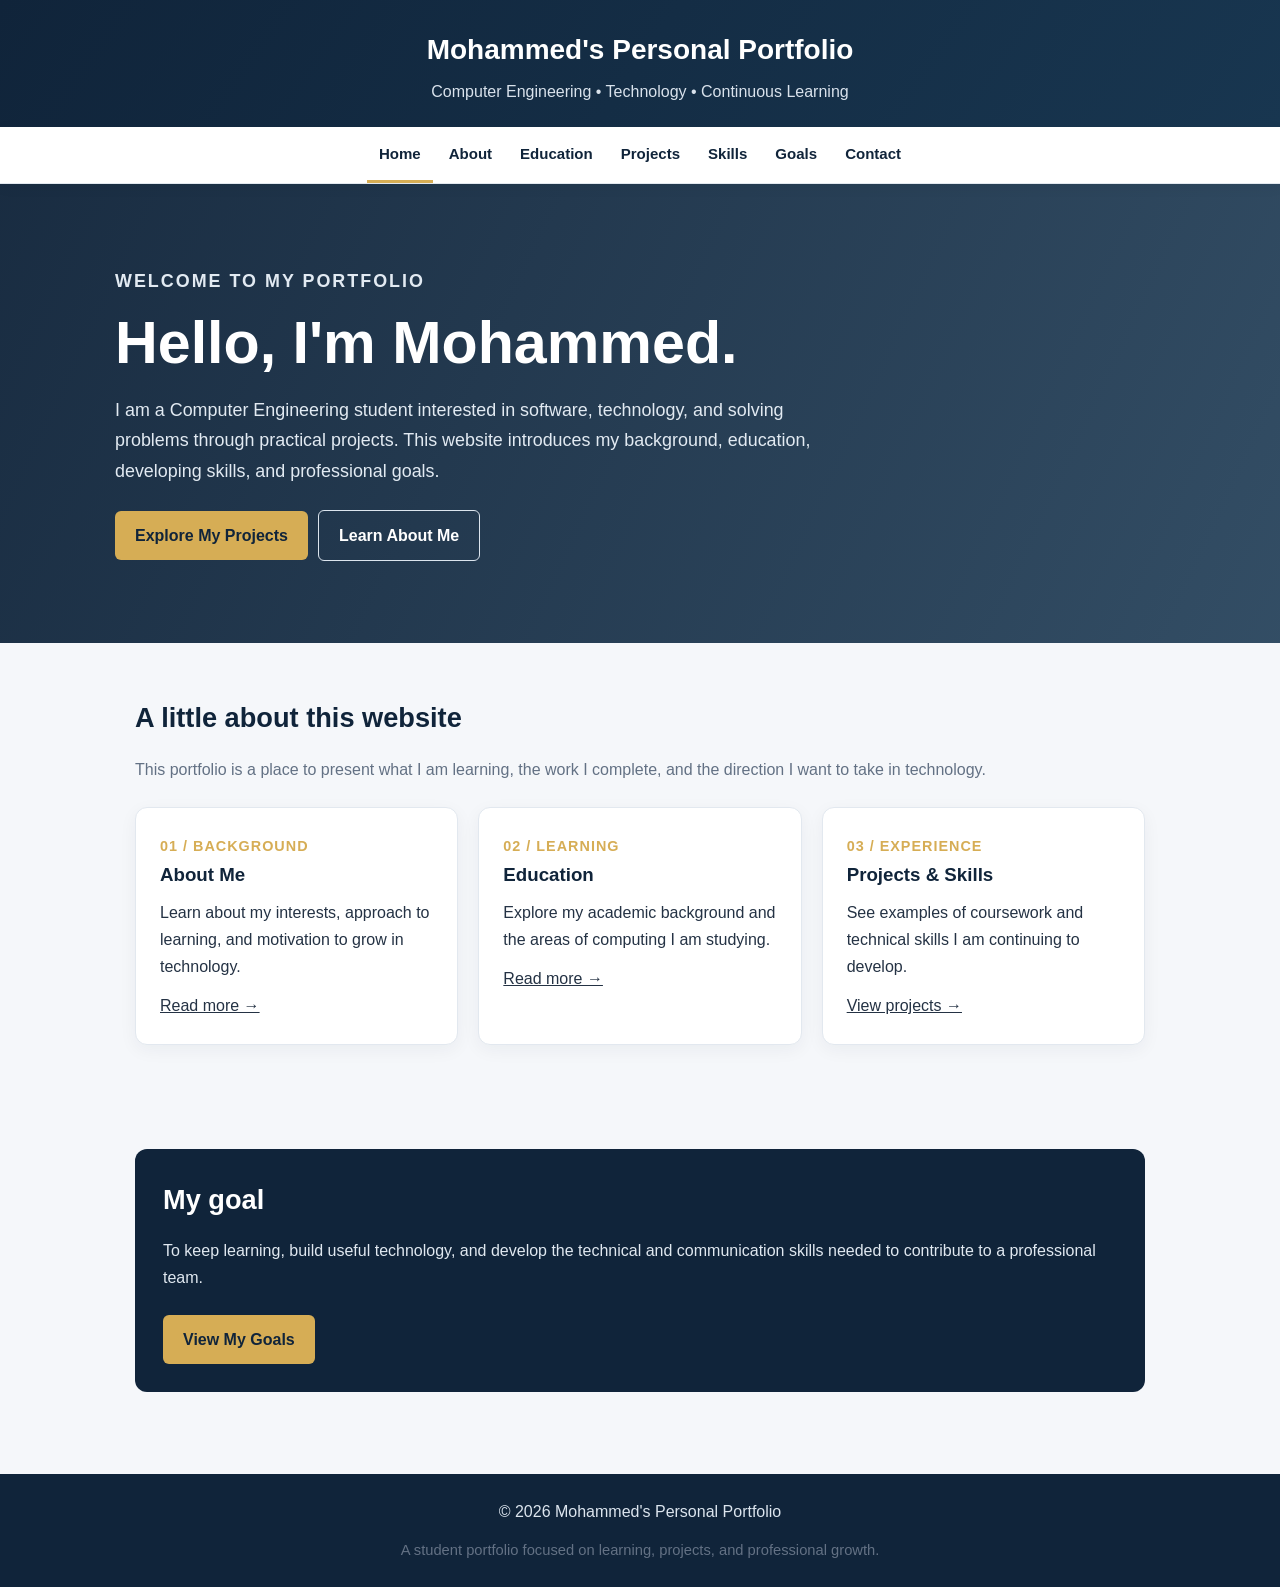
<file: index.html>
<!DOCTYPE html>
<html lang="en"><head><meta charset="UTF-8"><meta name="viewport" content="width=device-width, initial-scale=1.0">
<title>Home | Mohammed's Personal Portfolio</title><link rel="stylesheet" href="style.css"></head><body>
<header><div class="brand">Mohammed's Personal Portfolio</div><p class="tagline">Computer Engineering • Technology • Continuous Learning</p></header>
<nav><div class="nav-inner"><a href="index.html" aria-current="page">Home</a><a href="about.html">About</a><a href="education.html">Education</a><a href="projects.html">Projects</a><a href="skills.html">Skills</a><a href="goals.html">Goals</a><a href="contact.html">Contact</a></div></nav>
<main><section class="hero"><div class="hero-inner"><p class="eyebrow">Welcome to my portfolio</p>
<h1>Hello, I'm Mohammed.</h1><p>I am a Computer Engineering student interested in software, technology, and solving problems through practical projects. This website introduces my background, education, developing skills, and professional goals.</p>
<a class="button" href="projects.html">Explore My Projects</a><a class="button secondary" href="about.html">Learn About Me</a></div></section>
<section class="container"><h2>A little about this website</h2><p class="section-intro">This portfolio is a place to present what I am learning, the work I complete, and the direction I want to take in technology.</p>
<div class="grid"><article class="card"><span class="number">01 / BACKGROUND</span><h3>About Me</h3><p>Learn about my interests, approach to learning, and motivation to grow in technology.</p><p><a href="about.html">Read more →</a></p></article>
<article class="card"><span class="number">02 / LEARNING</span><h3>Education</h3><p>Explore my academic background and the areas of computing I am studying.</p><p><a href="education.html">Read more →</a></p></article>
<article class="card"><span class="number">03 / EXPERIENCE</span><h3>Projects & Skills</h3><p>See examples of coursework and technical skills I am continuing to develop.</p><p><a href="projects.html">View projects →</a></p></article></div></section>
<section class="container"><div class="callout"><h2>My goal</h2><p>To keep learning, build useful technology, and develop the technical and communication skills needed to contribute to a professional team.</p><a class="button" href="goals.html">View My Goals</a></div></section></main><footer><p>© 2026 Mohammed's Personal Portfolio</p><p class="small">A student portfolio focused on learning, projects, and professional growth.</p></footer>
</body></html>
</file>
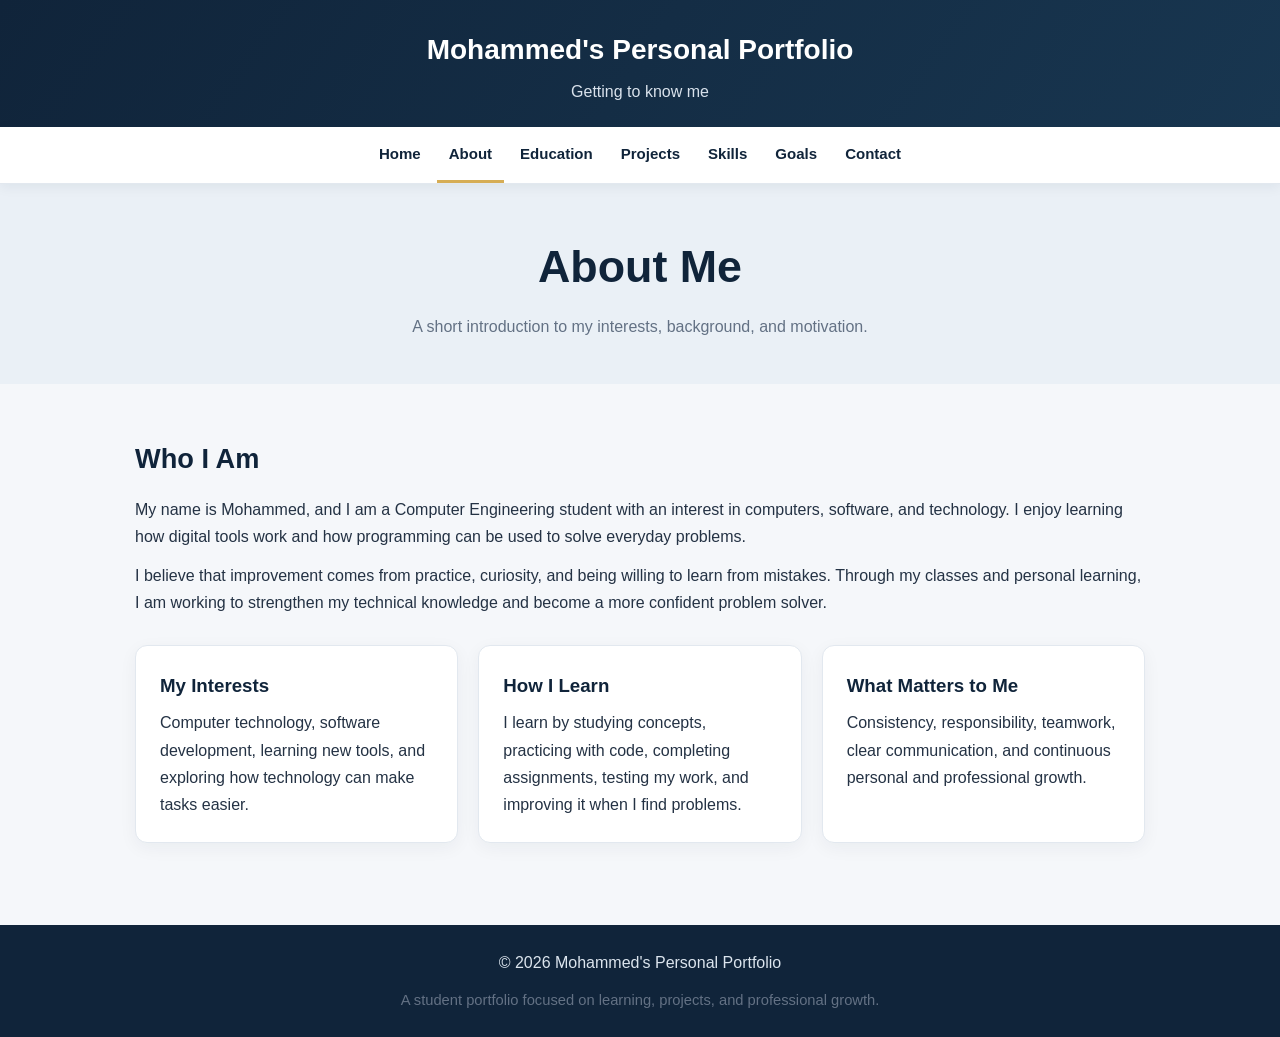
<file: about.html>
<!DOCTYPE html>
<html lang="en"><head><meta charset="UTF-8"><meta name="viewport" content="width=device-width, initial-scale=1.0">
<title>About | Mohammed's Personal Portfolio</title><link rel="stylesheet" href="style.css"></head><body>
<header><div class="brand">Mohammed's Personal Portfolio</div><p class="tagline">Getting to know me</p></header>
<nav><div class="nav-inner"><a href="index.html">Home</a><a href="about.html" aria-current="page">About</a><a href="education.html">Education</a><a href="projects.html">Projects</a><a href="skills.html">Skills</a><a href="goals.html">Goals</a><a href="contact.html">Contact</a></div></nav>
<section class="page-heading"><h1>About Me</h1><p>A short introduction to my interests, background, and motivation.</p></section>
<main class="container"><h2>Who I Am</h2><p>My name is Mohammed, and I am a Computer Engineering student with an interest in computers, software, and technology. I enjoy learning how digital tools work and how programming can be used to solve everyday problems.</p>
<p>I believe that improvement comes from practice, curiosity, and being willing to learn from mistakes. Through my classes and personal learning, I am working to strengthen my technical knowledge and become a more confident problem solver.</p>
<div class="grid" style="margin-top:28px"><article class="card"><h3>My Interests</h3><p>Computer technology, software development, learning new tools, and exploring how technology can make tasks easier.</p></article>
<article class="card"><h3>How I Learn</h3><p>I learn by studying concepts, practicing with code, completing assignments, testing my work, and improving it when I find problems.</p></article>
<article class="card"><h3>What Matters to Me</h3><p>Consistency, responsibility, teamwork, clear communication, and continuous personal and professional growth.</p></article></div></main><footer><p>© 2026 Mohammed's Personal Portfolio</p><p class="small">A student portfolio focused on learning, projects, and professional growth.</p></footer>
</body></html>
</file>
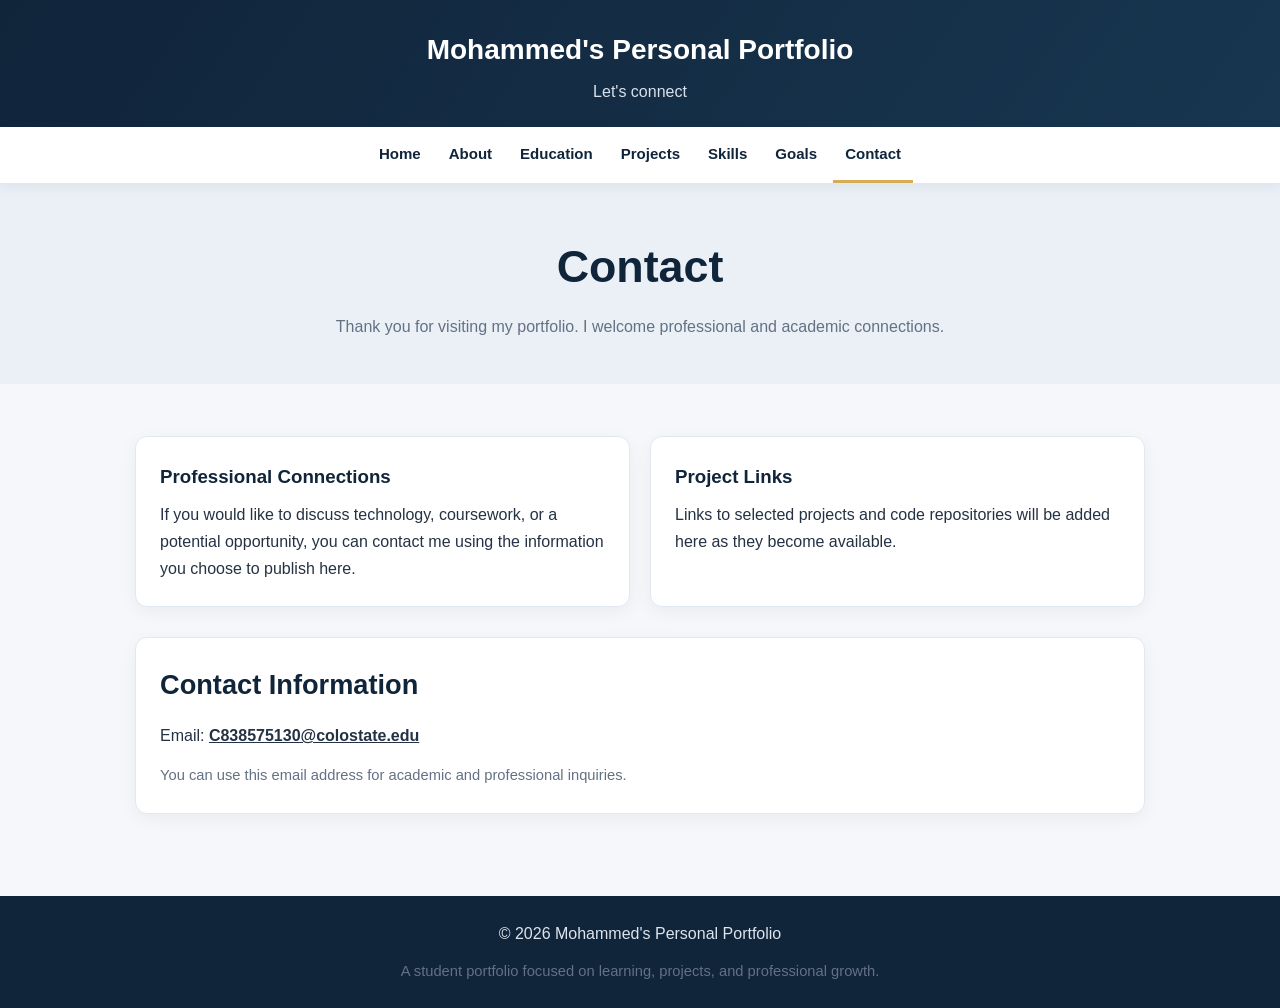
<file: contact.html>
<!DOCTYPE html>
<html lang="en"><head><meta charset="UTF-8"><meta name="viewport" content="width=device-width, initial-scale=1.0">
<title>Contact | Mohammed's Personal Portfolio</title><link rel="stylesheet" href="style.css"></head><body>
<header><div class="brand">Mohammed's Personal Portfolio</div><p class="tagline">Let's connect</p></header>
<nav><div class="nav-inner"><a href="index.html">Home</a><a href="about.html">About</a><a href="education.html">Education</a><a href="projects.html">Projects</a><a href="skills.html">Skills</a><a href="goals.html">Goals</a><a href="contact.html" aria-current="page">Contact</a></div></nav>
<section class="page-heading"><h1>Contact</h1><p>Thank you for visiting my portfolio. I welcome professional and academic connections.</p></section>
<main class="container"><div class="grid"><article class="card"><h3>Professional Connections</h3><p>If you would like to discuss technology, coursework, or a potential opportunity, you can contact me using the information you choose to publish here.</p></article>
<article class="card"><h3>Project Links</h3><p>Links to selected projects and code repositories will be added here as they become available.</p></article></div>
<section class="card" style="margin-top:30px"><h2>Contact Information</h2><p>Email: <strong><a href="mailto:C838575130@colostate.edu">C838575130@colostate.edu</a></strong></p>
<p class="note">You can use this email address for academic and professional inquiries.</p></section></main><footer><p>© 2026 Mohammed's Personal Portfolio</p><p class="small">A student portfolio focused on learning, projects, and professional growth.</p></footer>
</body></html>
</file>
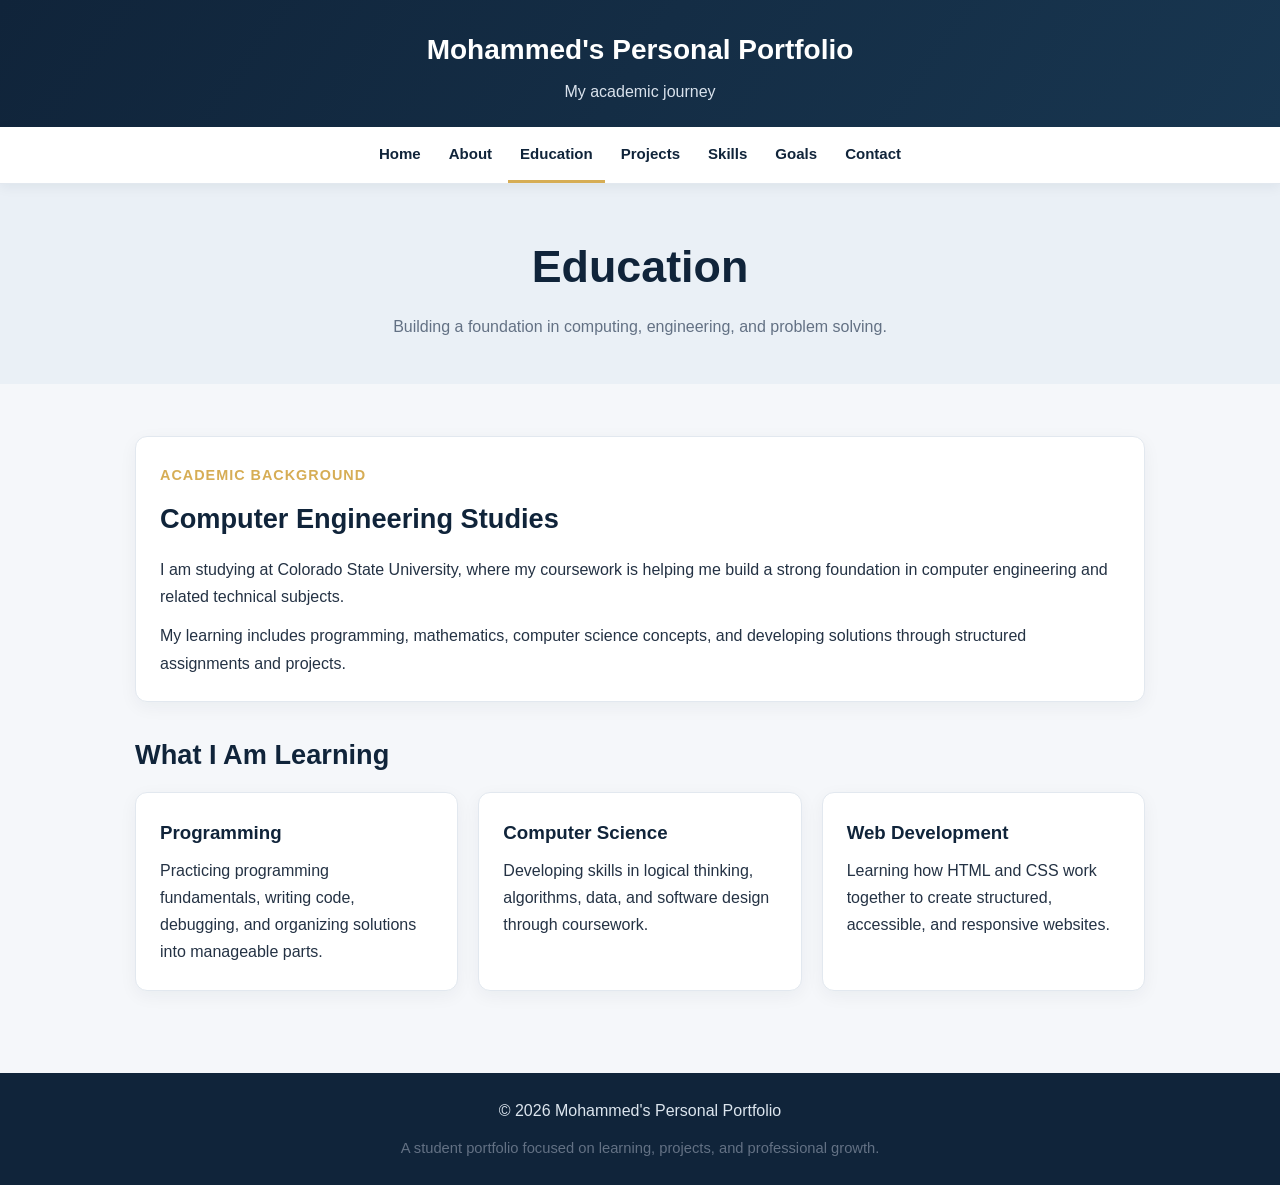
<file: education.html>
<!DOCTYPE html>
<html lang="en"><head><meta charset="UTF-8"><meta name="viewport" content="width=device-width, initial-scale=1.0">
<title>Education | Mohammed's Personal Portfolio</title><link rel="stylesheet" href="style.css"></head><body>
<header><div class="brand">Mohammed's Personal Portfolio</div><p class="tagline">My academic journey</p></header>
<nav><div class="nav-inner"><a href="index.html">Home</a><a href="about.html">About</a><a href="education.html" aria-current="page">Education</a><a href="projects.html">Projects</a><a href="skills.html">Skills</a><a href="goals.html">Goals</a><a href="contact.html">Contact</a></div></nav>
<section class="page-heading"><h1>Education</h1><p>Building a foundation in computing, engineering, and problem solving.</p></section>
<main class="container"><article class="card"><span class="number">ACADEMIC BACKGROUND</span><h2 style="margin-top:8px">Computer Engineering Studies</h2>
<p>I am studying at Colorado State University, where my coursework is helping me build a strong foundation in computer engineering and related technical subjects.</p>
<p>My learning includes programming, mathematics, computer science concepts, and developing solutions through structured assignments and projects.</p></article>
<section style="margin-top:30px"><h2>What I Am Learning</h2><div class="grid"><article class="card"><h3>Programming</h3><p>Practicing programming fundamentals, writing code, debugging, and organizing solutions into manageable parts.</p></article>
<article class="card"><h3>Computer Science</h3><p>Developing skills in logical thinking, algorithms, data, and software design through coursework.</p></article>
<article class="card"><h3>Web Development</h3><p>Learning how HTML and CSS work together to create structured, accessible, and responsive websites.</p></article></div></section>
</main><footer><p>© 2026 Mohammed's Personal Portfolio</p><p class="small">A student portfolio focused on learning, projects, and professional growth.</p></footer>
</body></html>
</file>
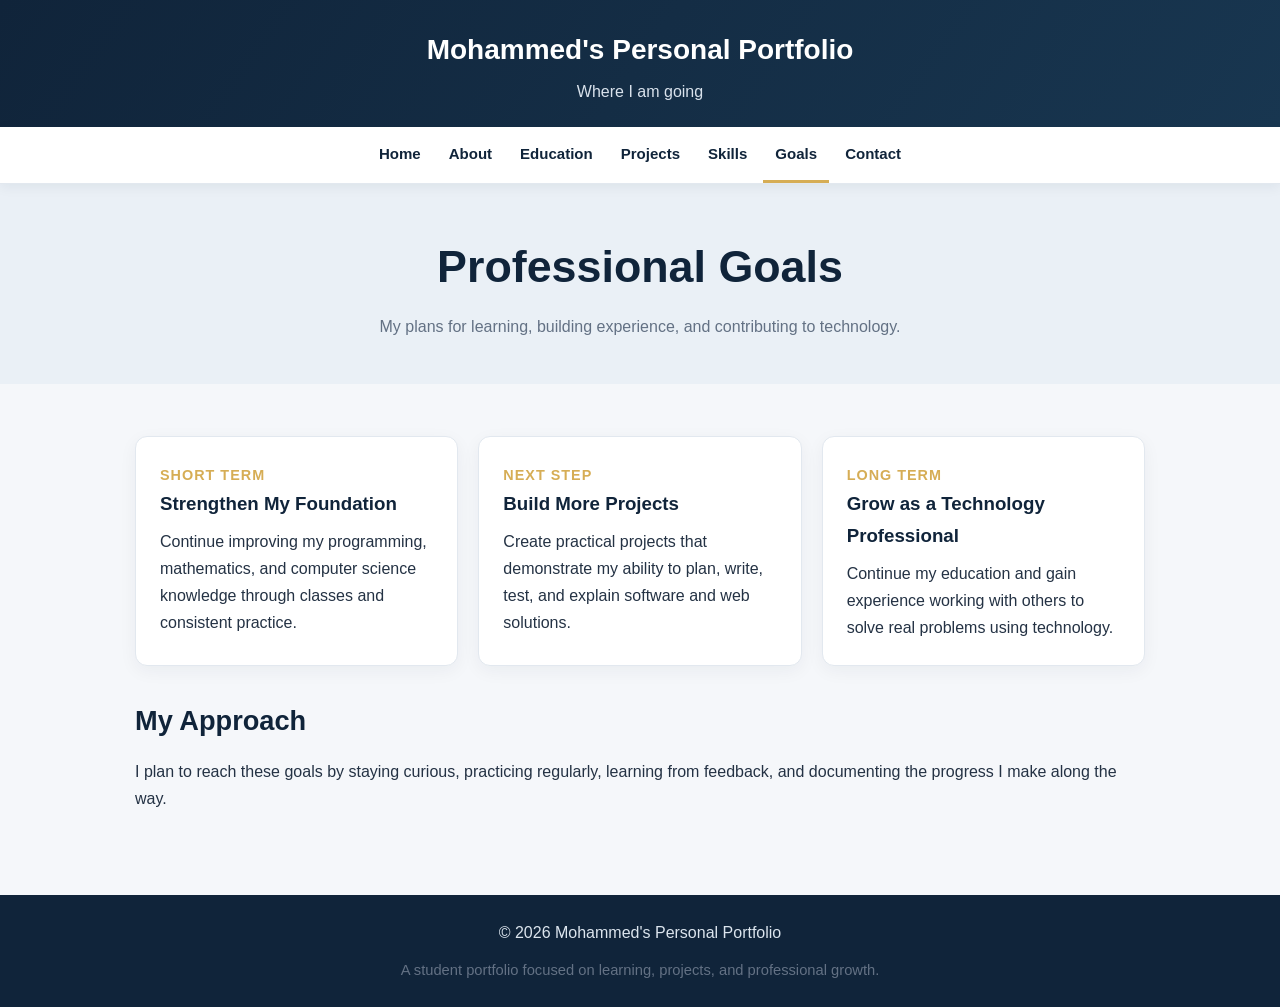
<file: goals.html>
<!DOCTYPE html>
<html lang="en"><head><meta charset="UTF-8"><meta name="viewport" content="width=device-width, initial-scale=1.0">
<title>Goals | Mohammed's Personal Portfolio</title><link rel="stylesheet" href="style.css"></head><body>
<header><div class="brand">Mohammed's Personal Portfolio</div><p class="tagline">Where I am going</p></header>
<nav><div class="nav-inner"><a href="index.html">Home</a><a href="about.html">About</a><a href="education.html">Education</a><a href="projects.html">Projects</a><a href="skills.html">Skills</a><a href="goals.html" aria-current="page">Goals</a><a href="contact.html">Contact</a></div></nav>
<section class="page-heading"><h1>Professional Goals</h1><p>My plans for learning, building experience, and contributing to technology.</p></section>
<main class="container"><div class="grid"><article class="card"><span class="number">SHORT TERM</span><h3>Strengthen My Foundation</h3><p>Continue improving my programming, mathematics, and computer science knowledge through classes and consistent practice.</p></article>
<article class="card"><span class="number">NEXT STEP</span><h3>Build More Projects</h3><p>Create practical projects that demonstrate my ability to plan, write, test, and explain software and web solutions.</p></article>
<article class="card"><span class="number">LONG TERM</span><h3>Grow as a Technology Professional</h3><p>Continue my education and gain experience working with others to solve real problems using technology.</p></article></div>
<section style="margin-top:32px"><h2>My Approach</h2><p>I plan to reach these goals by staying curious, practicing regularly, learning from feedback, and documenting the progress I make along the way.</p></section></main><footer><p>© 2026 Mohammed's Personal Portfolio</p><p class="small">A student portfolio focused on learning, projects, and professional growth.</p></footer>
</body></html>
</file>
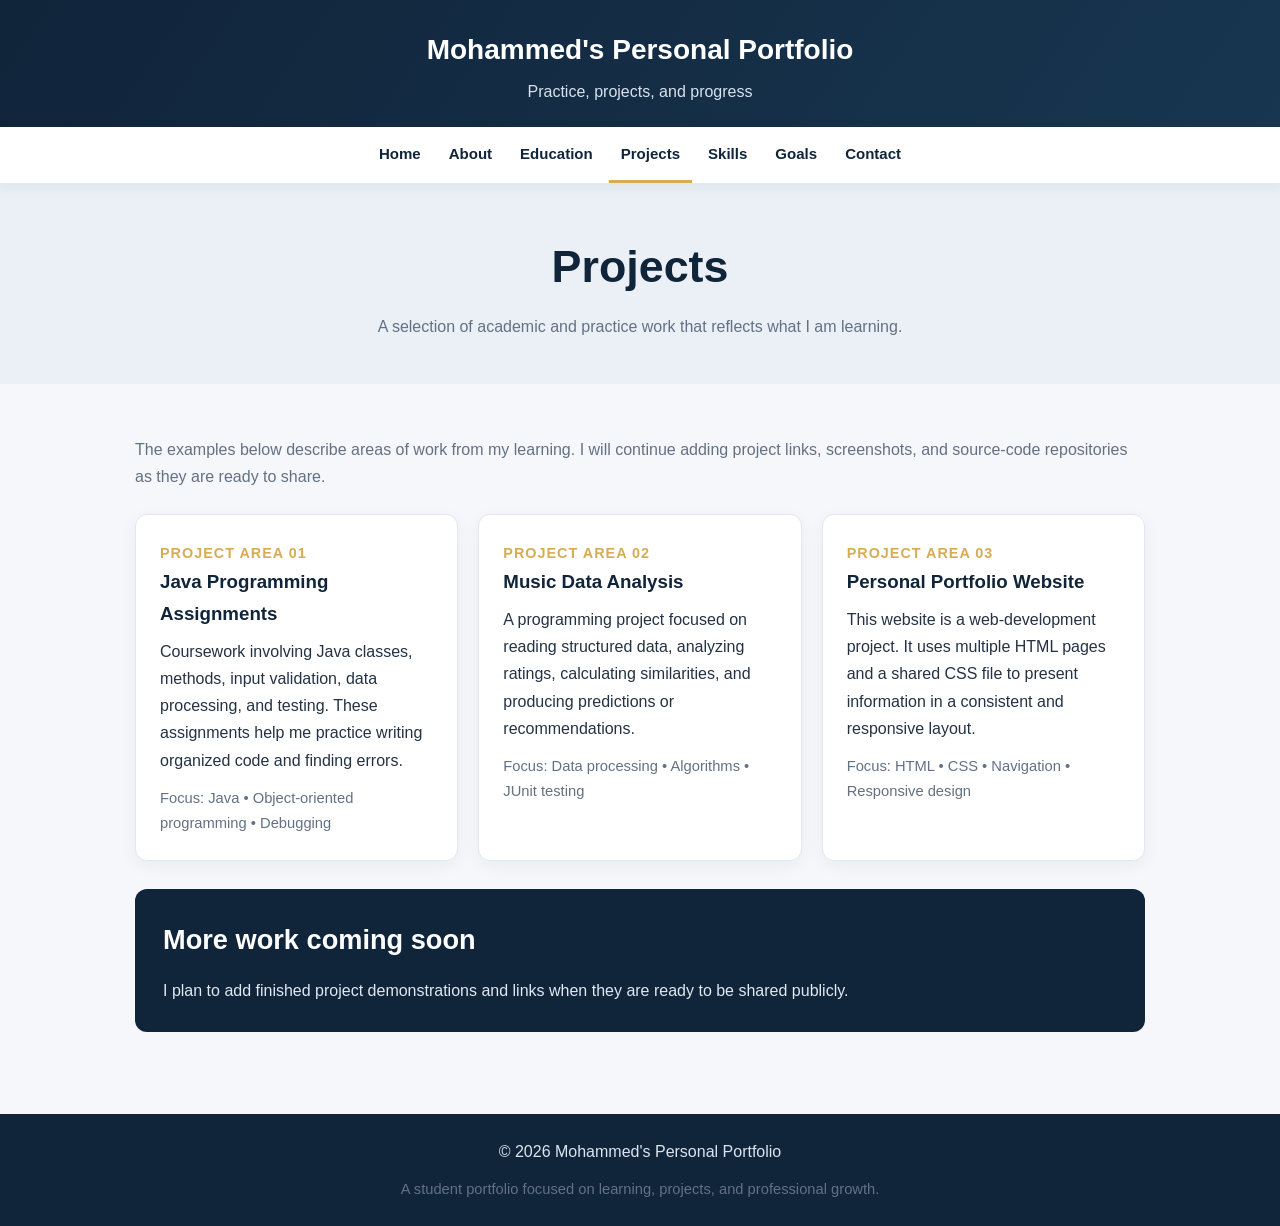
<file: projects.html>
<!DOCTYPE html>
<html lang="en"><head><meta charset="UTF-8"><meta name="viewport" content="width=device-width, initial-scale=1.0">
<title>Projects | Mohammed's Personal Portfolio</title><link rel="stylesheet" href="style.css"></head><body>
<header><div class="brand">Mohammed's Personal Portfolio</div><p class="tagline">Practice, projects, and progress</p></header>
<nav><div class="nav-inner"><a href="index.html">Home</a><a href="about.html">About</a><a href="education.html">Education</a><a href="projects.html" aria-current="page">Projects</a><a href="skills.html">Skills</a><a href="goals.html">Goals</a><a href="contact.html">Contact</a></div></nav>
<section class="page-heading"><h1>Projects</h1><p>A selection of academic and practice work that reflects what I am learning.</p></section>
<main class="container"><p class="section-intro">The examples below describe areas of work from my learning. I will continue adding project links, screenshots, and source-code repositories as they are ready to share.</p>
<div class="grid"><article class="card"><span class="number">PROJECT AREA 01</span><h3>Java Programming Assignments</h3><p>Coursework involving Java classes, methods, input validation, data processing, and testing. These assignments help me practice writing organized code and finding errors.</p><p class="small">Focus: Java • Object-oriented programming • Debugging</p></article>
<article class="card"><span class="number">PROJECT AREA 02</span><h3>Music Data Analysis</h3><p>A programming project focused on reading structured data, analyzing ratings, calculating similarities, and producing predictions or recommendations.</p><p class="small">Focus: Data processing • Algorithms • JUnit testing</p></article>
<article class="card"><span class="number">PROJECT AREA 03</span><h3>Personal Portfolio Website</h3><p>This website is a web-development project. It uses multiple HTML pages and a shared CSS file to present information in a consistent and responsive layout.</p><p class="small">Focus: HTML • CSS • Navigation • Responsive design</p></article></div>
<div class="callout" style="margin-top:28px"><h2>More work coming soon</h2><p>I plan to add finished project demonstrations and links when they are ready to be shared publicly.</p></div></main><footer><p>© 2026 Mohammed's Personal Portfolio</p><p class="small">A student portfolio focused on learning, projects, and professional growth.</p></footer>
</body></html>
</file>
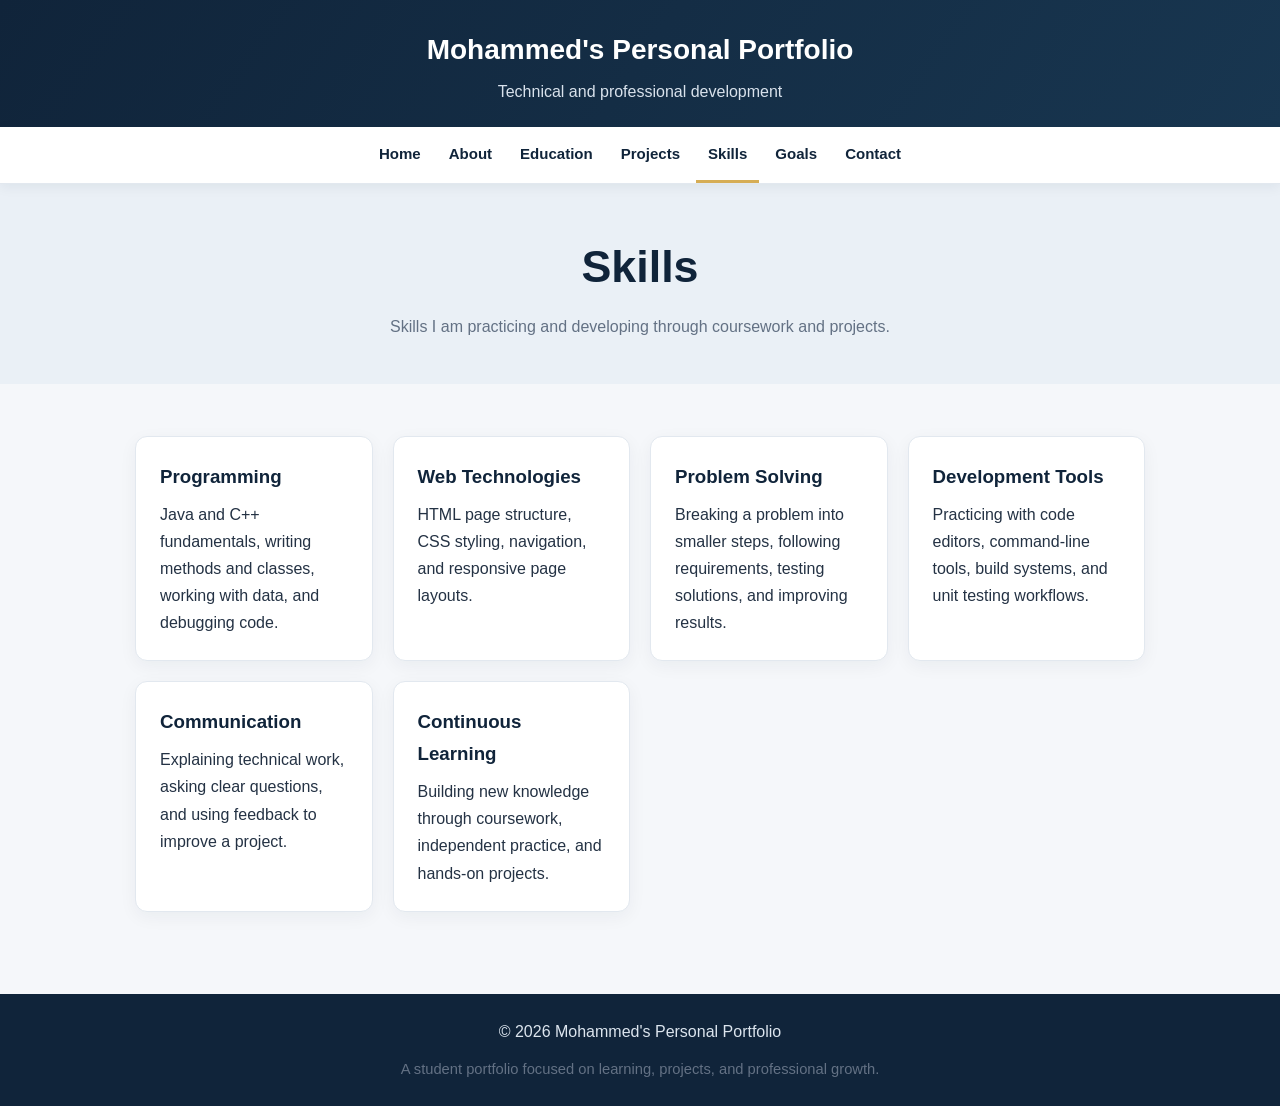
<file: skills.html>
<!DOCTYPE html>
<html lang="en"><head><meta charset="UTF-8"><meta name="viewport" content="width=device-width, initial-scale=1.0">
<title>Skills | Mohammed's Personal Portfolio</title><link rel="stylesheet" href="style.css"></head><body>
<header><div class="brand">Mohammed's Personal Portfolio</div><p class="tagline">Technical and professional development</p></header>
<nav><div class="nav-inner"><a href="index.html">Home</a><a href="about.html">About</a><a href="education.html">Education</a><a href="projects.html">Projects</a><a href="skills.html" aria-current="page">Skills</a><a href="goals.html">Goals</a><a href="contact.html">Contact</a></div></nav>
<section class="page-heading"><h1>Skills</h1><p>Skills I am practicing and developing through coursework and projects.</p></section>
<main class="container"><div class="grid"><article class="card"><h3>Programming</h3><p>Java and C++ fundamentals, writing methods and classes, working with data, and debugging code.</p></article>
<article class="card"><h3>Web Technologies</h3><p>HTML page structure, CSS styling, navigation, and responsive page layouts.</p></article>
<article class="card"><h3>Problem Solving</h3><p>Breaking a problem into smaller steps, following requirements, testing solutions, and improving results.</p></article>
<article class="card"><h3>Development Tools</h3><p>Practicing with code editors, command-line tools, build systems, and unit testing workflows.</p></article>
<article class="card"><h3>Communication</h3><p>Explaining technical work, asking clear questions, and using feedback to improve a project.</p></article>
<article class="card"><h3>Continuous Learning</h3><p>Building new knowledge through coursework, independent practice, and hands-on projects.</p></article></div>
</main><footer><p>© 2026 Mohammed's Personal Portfolio</p><p class="small">A student portfolio focused on learning, projects, and professional growth.</p></footer>
</body></html>
</file>
<file: style.css>
:root{--navy:#10243a;--navy2:#183650;--gold:#d6ad55;--paper:#f5f7fa;--ink:#243244;--muted:#637184;--line:#e2e8ef}
*{box-sizing:border-box;margin:0;padding:0}html{scroll-behavior:smooth}
body{font-family:Arial,Helvetica,sans-serif;background:var(--paper);color:var(--ink);line-height:1.7}
a{color:inherit}header{background:linear-gradient(125deg,var(--navy),var(--navy2));color:white;padding:26px 20px 22px;text-align:center}
.brand{font-size:1.75rem;font-weight:700}.tagline{color:#d9e2ec;margin-top:4px}
nav{position:sticky;top:0;z-index:20;background:white;border-bottom:1px solid var(--line);box-shadow:0 3px 12px #10243a10}
.nav-inner{max-width:1120px;margin:auto;padding:0 18px;display:flex;justify-content:center;flex-wrap:wrap;gap:4px}
nav a{text-decoration:none;color:var(--navy);font-weight:700;padding:14px 12px;font-size:.94rem;border-bottom:3px solid transparent}
nav a:hover,nav a[aria-current=page]{border-bottom-color:var(--gold)}
.hero{background:linear-gradient(115deg,#10243af5,#183650e0);color:white;padding:82px 20px}
.hero-inner{max-width:1050px;margin:auto}.eyebrow{color:var(--gold);text-transform:uppercase;letter-spacing:2px;font-weight:700;font-size:.82rem}
.hero h1{font-size:clamp(2.2rem,5vw,3.7rem);line-height:1.15;margin:12px 0 18px}.hero p{max-width:720px;color:#e2eaf2;font-size:1.12rem}
.button{display:inline-block;margin:24px 10px 0 0;padding:11px 20px;border-radius:6px;background:var(--gold);color:var(--navy);text-decoration:none;font-weight:700}
.button.secondary{background:transparent;border:1px solid #dce5ee;color:white}
.container{max-width:1050px;margin:auto;padding:52px 20px}.page-heading{background:#eaf0f6;padding:44px 20px;text-align:center}
.page-heading h1{color:var(--navy);font-size:clamp(2rem,4vw,2.8rem)}.page-heading p{color:var(--muted);max-width:720px;margin:8px auto 0}
h2{color:var(--navy);font-size:1.7rem;margin-bottom:14px}h3{color:var(--navy);margin-bottom:8px}p+p{margin-top:12px}
.section-intro{color:var(--muted);margin-bottom:24px}.grid{display:grid;grid-template-columns:repeat(auto-fit,minmax(230px,1fr));gap:20px}
.card{background:white;border:1px solid var(--line);border-radius:12px;padding:24px;box-shadow:0 5px 18px #10243a0d}
.number{color:var(--gold);font-weight:800;font-size:.9rem;letter-spacing:1px}
.callout{background:var(--navy);color:white;border-radius:12px;padding:28px}.callout h2{color:white}.callout p{color:#e0e8f0}
footer{background:var(--navy);color:#dce5ee;text-align:center;padding:24px 16px;margin-top:30px}
.small,.note{color:var(--muted);font-size:.92rem}.note{margin-top:14px}
@media(max-width:650px){.brand{font-size:1.4rem}nav a{padding:10px 8px;font-size:.86rem}.hero{padding:60px 20px}.container{padding:38px 18px}}
</file>
